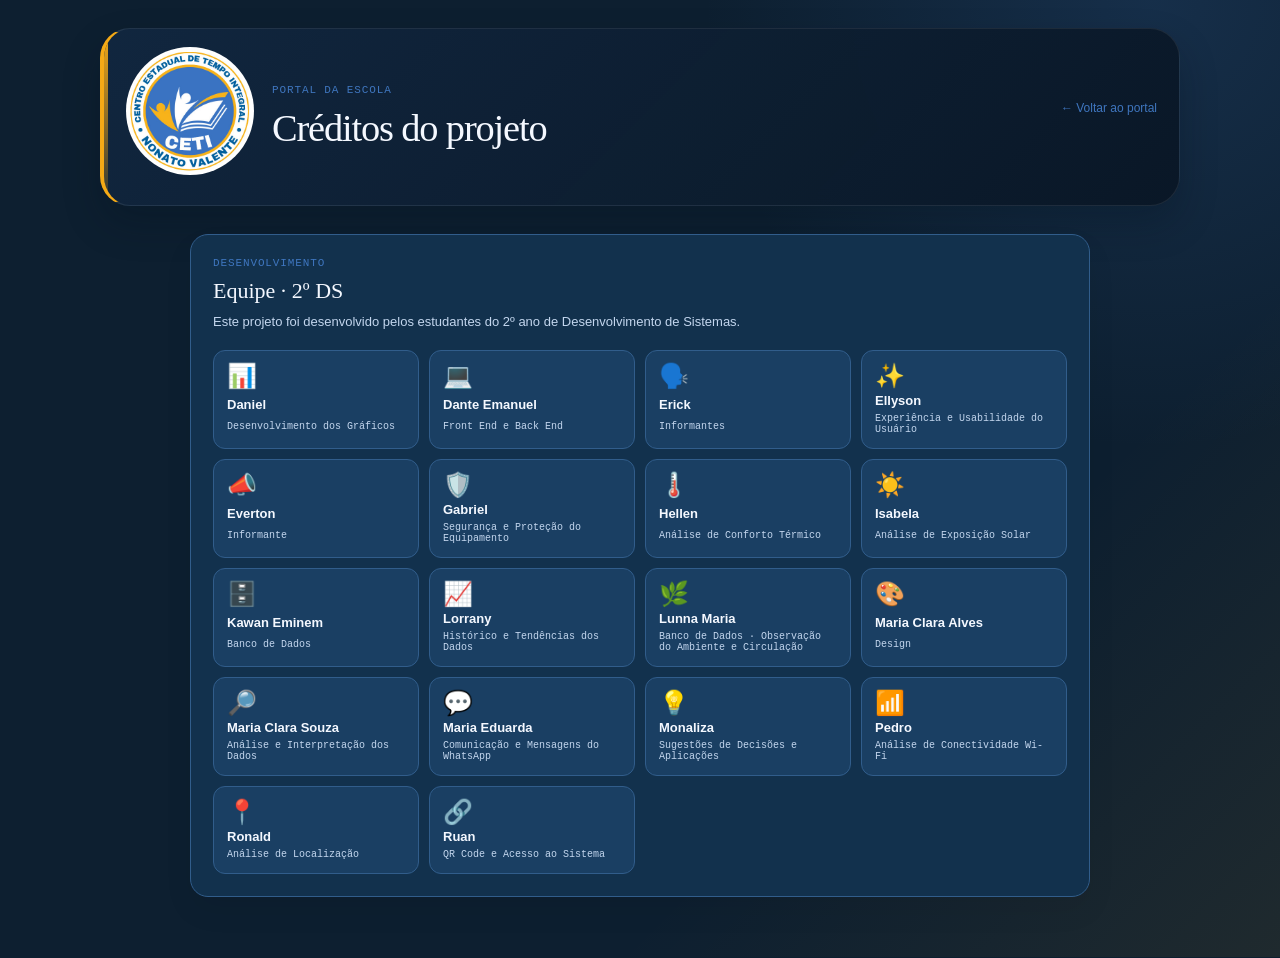
<file: creditos.html>
<!DOCTYPE html>
<html lang="pt-BR">
<head>
<meta charset="UTF-8">
<meta name="viewport" content="width=device-width, initial-scale=1.0">
<meta http-equiv="Content-Security-Policy" content="default-src 'self'; base-uri 'self'; object-src 'none'; img-src 'self' data:; style-src 'self' 'unsafe-inline' https://fonts.googleapis.com; font-src 'self' https://fonts.gstatic.com; form-action 'self';">
<title>Créditos · Portal da Escola</title>
<link rel="preconnect" href="https://fonts.googleapis.com">
<link href="https://fonts.googleapis.com/css2?family=Fraunces:opsz,wght@9..144,400;9..144,500;9..144,600&family=Inter:wght@400;500;600&family=IBM+Plex+Mono:wght@400;500&display=swap" rel="stylesheet">
<link rel="stylesheet" href="css.css">
</head>
<body>
<div class="page credits-page">
  <header>
    <div class="brand-block">
      <img class="school-logo" src="WhatsApp%20Image%202026-09-02%20at%2011.27.01.jpeg" alt="CETI Nonato Valente">
      <div class="hero-meta">
        <span class="eyebrow">Portal da escola</span>
        <h1>Créditos do projeto</h1>
      </div>
    </div>
    <div class="header-right">
      <a class="back-link" href="index.html">← Voltar ao portal</a>
    </div>
  </header>

  <main>
    <section class="credits-panel credits-page-panel" aria-labelledby="credits-title">
      <span class="eyebrow">Desenvolvimento</span>
      <h2 id="credits-title">Equipe · 2º DS</h2>
      <p class="credits-intro">Este projeto foi desenvolvido pelos estudantes do 2º ano de Desenvolvimento de Sistemas.</p>
      <div class="credits-grid">
        <div class="credit-item"><b class="credit-emoji" aria-hidden="true">📊</b><strong>Daniel</strong><span>Desenvolvimento dos Gráficos</span></div>
        <div class="credit-item"><b class="credit-emoji" aria-hidden="true">💻</b><strong>Dante Emanuel</strong><span>Front End e Back End</span></div>
        <div class="credit-item"><b class="credit-emoji" aria-hidden="true">🗣️</b><strong>Erick</strong><span>Informantes</span></div>
        <div class="credit-item"><b class="credit-emoji" aria-hidden="true">✨</b><strong>Ellyson</strong><span>Experiência e Usabilidade do Usuário</span></div>
        <div class="credit-item"><b class="credit-emoji" aria-hidden="true">📣</b><strong>Everton</strong><span>Informante</span></div>
        <div class="credit-item"><b class="credit-emoji" aria-hidden="true">🛡️</b><strong>Gabriel</strong><span>Segurança e Proteção do Equipamento</span></div>
        <div class="credit-item"><b class="credit-emoji" aria-hidden="true">🌡️</b><strong>Hellen</strong><span>Análise de Conforto Térmico</span></div>
        <div class="credit-item"><b class="credit-emoji" aria-hidden="true">☀️</b><strong>Isabela</strong><span>Análise de Exposição Solar</span></div>
        <div class="credit-item"><b class="credit-emoji" aria-hidden="true">🗄️</b><strong>Kawan Eminem</strong><span>Banco de Dados</span></div>
        <div class="credit-item"><b class="credit-emoji" aria-hidden="true">📈</b><strong>Lorrany</strong><span>Histórico e Tendências dos Dados</span></div>
        <div class="credit-item"><b class="credit-emoji" aria-hidden="true">🌿</b><strong>Lunna Maria</strong><span>Banco de Dados · Observação do Ambiente e Circulação</span></div>
        <div class="credit-item"><b class="credit-emoji" aria-hidden="true">🎨</b><strong>Maria Clara Alves</strong><span>Design</span></div>
        <div class="credit-item"><b class="credit-emoji" aria-hidden="true">🔎</b><strong>Maria Clara Souza</strong><span>Análise e Interpretação dos Dados</span></div>
        <div class="credit-item"><b class="credit-emoji" aria-hidden="true">💬</b><strong>Maria Eduarda</strong><span>Comunicação e Mensagens do WhatsApp</span></div>
        <div class="credit-item"><b class="credit-emoji" aria-hidden="true">💡</b><strong>Monaliza</strong><span>Sugestões de Decisões e Aplicações</span></div>
        <div class="credit-item"><b class="credit-emoji" aria-hidden="true">📶</b><strong>Pedro</strong><span>Análise de Conectividade Wi-Fi</span></div>
        <div class="credit-item"><b class="credit-emoji" aria-hidden="true">📍</b><strong>Ronald</strong><span>Análise de Localização</span></div>
        <div class="credit-item"><b class="credit-emoji" aria-hidden="true">🔗</b><strong>Ruan</strong><span>QR Code e Acesso ao Sistema</span></div>
      </div>
    </section>
  </main>
</div>
</body>
</html>
</file>
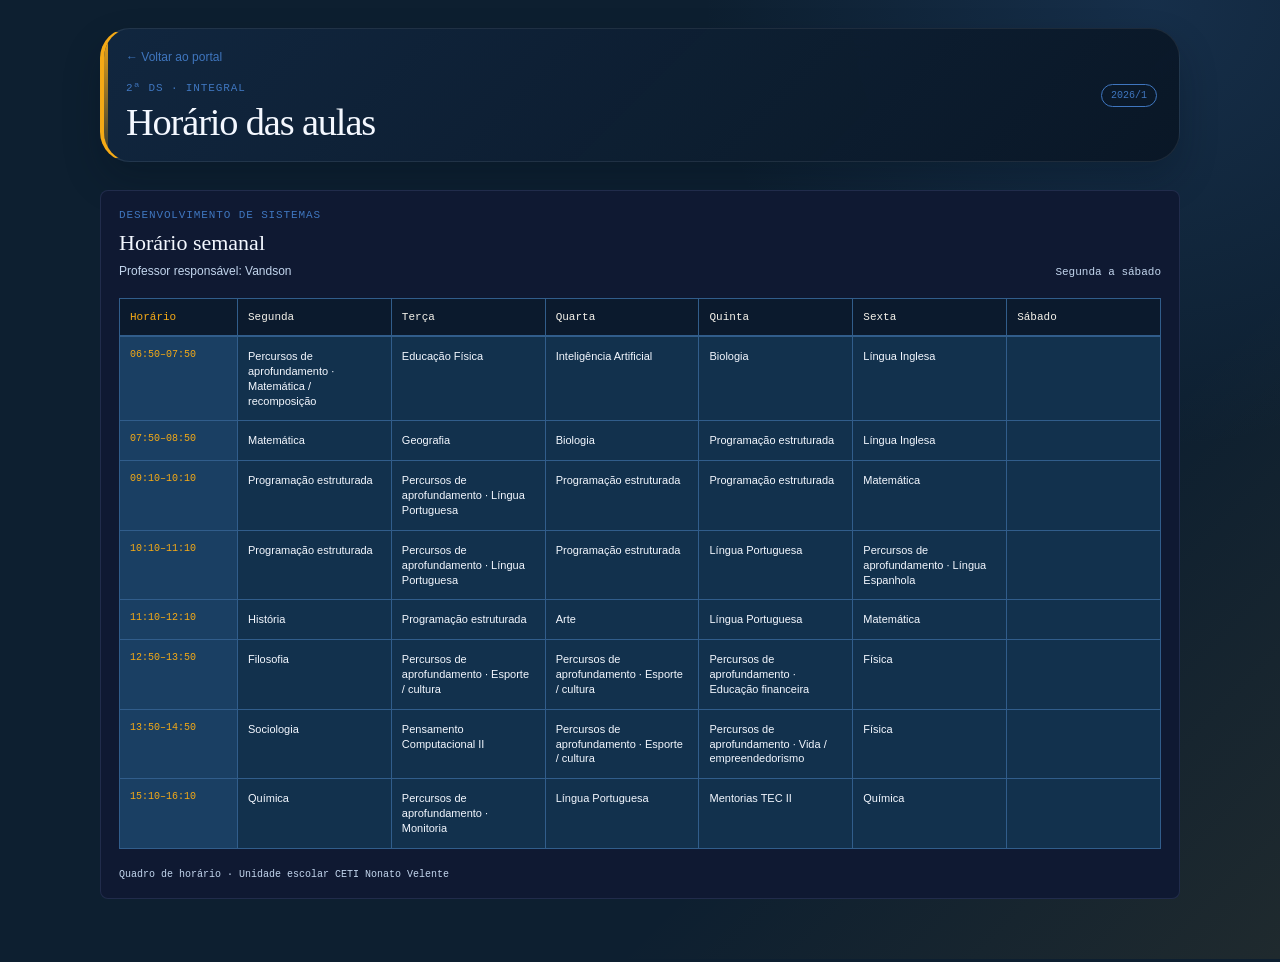
<file: horario-ds.html>
<!DOCTYPE html>
<html lang="pt-BR">
<head>
<meta charset="UTF-8">
<meta name="viewport" content="width=device-width, initial-scale=1.0">
<meta http-equiv="Content-Security-Policy" content="default-src 'self'; base-uri 'self'; object-src 'none'; script-src 'self'; connect-src 'self'; img-src 'self' data:; style-src 'self' 'unsafe-inline' https://fonts.googleapis.com; font-src 'self' https://fonts.gstatic.com; form-action 'self';">
<title>Horários · Portal da Escola</title>
<link rel="preconnect" href="https://fonts.googleapis.com">
<link href="https://fonts.googleapis.com/css2?family=Fraunces:opsz,wght@9..144,400;9..144,500&family=Inter:wght@400;500;600&family=IBM+Plex+Mono:wght@400;500&display=swap" rel="stylesheet">
<link rel="stylesheet" href="css.css">
</head>
<body>
<div class="page schedule-page">
  <header>
    <div><a class="back-link" href="index.html">← Voltar ao portal</a><span class="eyebrow" id="scheduleClassType">Horários das turmas</span><h1>Horário das aulas</h1></div>
    <span class="status-pill">2026/1</span>
  </header>
  <main>
    <section class="portal-section schedule-section">
      <div class="section-heading"><div><span class="eyebrow" id="scheduleSchool">CETI Nonato Valente</span><h2 id="scheduleTitle">Horário semanal</h2><span class="schedule-teacher" id="scheduleTeacher"></span></div><span class="date-label">Segunda a sábado</span></div>
      <div class="schedule-scroll">
        <table class="schedule-table"><caption id="scheduleCaption">Horário semanal da turma</caption><thead><tr><th scope="col">Horário</th><th scope="col">Segunda</th><th scope="col">Terça</th><th scope="col">Quarta</th><th scope="col">Quinta</th><th scope="col">Sexta</th><th scope="col">Sábado</th></tr></thead><tbody id="scheduleBody"></tbody></table>
      </div>
      <p class="schedule-note">Quadro de horário · Unidade escolar CETI Nonato Velente</p>
    </section>
  </main>
</div>
<script type="module" src="horarios.js"></script>
</body>
</html>
</file>
<file: css.css>
.school-logo{ width: 128px; height: 128px; object-fit: contain; display: block; margin-bottom: 12px; border-radius: 50%; }
:root{
	--bg: #0d1f30;
	--bg-panel: #12314d;
	--bg-panel-2: #1a3f63;
	--border: #315d8b;
	--text: #f4f8ff;
	--text-muted: #c3d6ee;
	--accent-temp: #d9473f;
	--accent-brand: #f5aa16;
	--accent-humid: #3f76bf;
	--accent-ink: #0b1a2d;
	--chart-temp: #e02424;
	--danger: #d65f5f;
	--danger-bg: #3b2435;
	--radius-sm: 12px;
	--radius-md: 18px;
	--radius-lg: 24px;
	--shadow-soft: 0 14px 30px rgba(4, 15, 27, 0.22);
}

[data-theme="light"] {
	--bg: #fafafa;
	--bg-panel: #ffffff;
	--bg-panel-2: #f5f5f5;
	--border: #e0e0e0;
	--text: #1a1a1a;
	--text-muted: #666666;
	--accent-ink: #20312d;
	--danger-bg: #fde8e8;
}

[data-theme="light"] body{
	background-image: radial-gradient(circle at 90% 0%, rgba(63,118,191,.08), transparent 30%), linear-gradient(135deg, transparent 0 70%, rgba(245,170,22,.05));
}

[data-theme="light"] header{
	background: linear-gradient(135deg, #ffffff, #f3f6fa);
	border-color: var(--border);
	box-shadow: 0 18px 36px rgba(40, 55, 70, 0.14);
}

[data-theme="light"] .school-nav{
	background: rgba(255, 255, 255, 0.94);
	border-color: var(--border);
}

[data-theme="light"] .now-panel{
	background: linear-gradient(135deg, #ffffff, #f3f6fa);
	color: var(--text);
	border-color: var(--border);
	box-shadow: 0 18px 38px rgba(40, 55, 70, 0.12);
}

[data-theme="light"] .now-panel .eyebrow,
[data-theme="light"] .now-class,
[data-theme="light"] .now-panel .muted{
	color: var(--text-muted);
}

[data-theme="light"] .portal-section#avisos,
[data-theme="light"] .class-card,
[data-theme="light"] .notice{
	background: var(--bg-panel);
	border-color: var(--border);
}

[data-theme="light"] .climate-section .panel{
	background: var(--bg-panel);
	border-color: var(--border);
	box-shadow: 0 18px 30px rgba(40, 55, 70, 0.10);
}

[data-theme="light"] .chart-tooltip{
	background: #ffffff;
	color: var(--text);
}

[data-theme="light"] .admin-page header,
[data-theme="light"] .admin-page .portal-section,
[data-theme="light"] .admin-page .admin-form{
	background: var(--bg-panel);
	border-color: var(--border);
	color: var(--text);
}

[data-theme="light"] .admin-page header{
	background: linear-gradient(135deg, #ffffff, #f3f6fa);
}

[data-theme="light"] .admin-page .admin-form input,
[data-theme="light"] .admin-page .admin-form select,
[data-theme="light"] .admin-page .admin-form textarea,
[data-theme="light"] .admin-page .admin-login input,
[data-theme="light"] .admin-page .menu-day,
[data-theme="light"] .admin-page .admin-event-item{
	background: #ffffff;
	border-color: var(--border);
	color: var(--text);
}

[data-theme="light"] .admin-page .action-button{
	color: #ffffff;
	background: var(--accent-humid);
}

[data-theme="light"] .admin-page .action-button:hover{
	background: var(--accent-ink);
}

*{ box-sizing: border-box; }
html{ scroll-behavior: smooth; }

.page-loader{
	position: fixed;
	inset: 0;
	z-index: 20;
	display: grid;
	place-items: center;
	align-content: center;
	gap: 14px;
	background: var(--bg);
	color: var(--text-muted);
	font: 11px 'IBM Plex Mono', monospace;
	letter-spacing: .08em;
	text-transform: uppercase;
	transition: opacity .35s ease, visibility .35s ease;
}

.page-loader.is-hidden{ opacity: 0; visibility: hidden; pointer-events: none; }
.loader-mark{ width: 82px; height: 82px; overflow: hidden; border-radius: 50%; animation: loaderPulse 1.4s ease-in-out infinite; }
.loader-mark img{ display: block; width: 100%; height: 100%; object-fit: cover; }
.page-loader i{ width: 34px; height: 3px; overflow: hidden; border-radius: 99px; background: var(--bg-panel-2); }
.page-loader i::after{ content: ''; display: block; width: 45%; height: 100%; border-radius: inherit; background: var(--accent-brand); animation: loaderProgress 1s ease-in-out infinite; }
@keyframes loaderPulse{ 0%, 100%{ transform: scale(.96); opacity: .82; } 50%{ transform: scale(1); opacity: 1; } }
@keyframes loaderProgress{ from{ transform: translateX(-110%); } to{ transform: translateX(245%); } }

body{
	margin: 0;
	background: var(--bg);
	color: var(--text);
	font-family: 'Inter', sans-serif;
	padding: 28px 20px 60px;
	overflow-x: hidden;
	transition: background-color 0.3s ease, color 0.3s ease;
	background-image: radial-gradient(circle at 90% 0%, rgba(63,118,191,.18), transparent 30%), linear-gradient(135deg, transparent 0 70%, rgba(245,170,22,.08));
	min-height: 100vh;
}

.page{
	max-width: 1080px;
	margin: 0 auto;
}

header{
	display: flex;
	justify-content: space-between;
	align-items: center;
	flex-wrap: wrap;
	gap: 16px;
	margin-bottom: 28px;
	padding: 18px 22px 18px;
	border: 1px solid rgba(255,255,255,0.08);
	border-radius: 30px;
	background: linear-gradient(135deg, rgba(17, 39, 63, 0.98), rgba(10, 23, 38, 0.96));
	backdrop-filter: blur(14px);
	box-shadow: 0 18px 36px rgba(4, 15, 27, 0.25);
	position: relative;
	overflow: hidden;
	border-left: 4px solid var(--accent-brand);
}

header::before{
	content: "";
	position: absolute;
	inset: 0 auto 0 0;
	width: 4px;
	background: linear-gradient(180deg, var(--accent-brand), rgba(245,170,22,0.12));
	border-radius: 30px;
}

.brand-block{
	display: flex;
	align-items: center;
	gap: 18px;
	position: relative;
	z-index: 1;
}

.hero-meta{
	display: grid;
	gap: 4px;
}

h1{
	font-family: 'Fraunces', serif;
	font-optical-sizing: auto;
	font-weight: 500;
	font-size: clamp(28px, 3vw, 42px);
	color: var(--text);
	margin: 0;
	letter-spacing: -0.03em;
	line-height: 1.08;
	max-width: 620px;
}

h2, h3, p{ line-height: 1.3; }
button, input, a{ font: inherit; }
button:focus-visible, a:focus-visible, input:focus-visible{
	outline: 2px solid var(--accent-brand);
	outline-offset: 3px;
}

.back-link{ display: inline-block; color: var(--accent-humid); font-size: 12px; text-decoration: none; margin-bottom: 18px; }
.back-link:hover{ color: var(--accent-brand); }
.admin-page main{ max-width: 100%; }
.admin-login{ max-width: 460px; margin: 40px auto; }
.admin-login h2{ margin: 8px 0 20px; font-family: 'Fraunces', serif; font-weight: 500; }
.admin-login form{ display: grid; gap: 14px; }
.admin-login label{ display: grid; gap: 7px; color: var(--text-muted); font-size: 12px; }
.admin-login input{ width: 100%; padding: 10px; color: var(--text); background: var(--bg-panel); border: 1px solid var(--border); border-radius: 3px; font: 13px 'Inter', sans-serif; }
.admin-login.login-error{ border-color: var(--danger); animation: loginShake .12s ease-in-out 0s 6; }
.admin-login.login-error-input{ border-color: var(--danger); background: var(--danger-bg); box-shadow: 0 0 0 2px rgba(198,80,67,.18); }
@keyframes loginShake{
	0%, 100%{ transform: translateX(0); }
	25%{ transform: translateX(-8px); }
	75%{ transform: translateX(8px); }
}

.eyebrow{
	display: block;
	font-family: 'IBM Plex Mono', monospace;
	font-size: 11px;
	letter-spacing: .08em;
	text-transform: uppercase;
	color: var(--accent-humid);
	margin-bottom: 8px;
}

.school-nav{
	display: flex;
	gap: 10px;
	overflow-x: auto;
	margin-bottom: 28px;
	padding: 10px;
	border: 1px solid var(--border);
	border-radius: var(--radius-md);
	position: sticky;
	top: 12px;
	z-index: 2;
	background: rgba(11, 26, 45, 0.88);
	backdrop-filter: blur(12px);
	box-shadow: 0 12px 24px rgba(0, 0, 0, 0.12);
	border-color: rgba(255,255,255,0.08);
}

.school-nav a, .text-link{
	color: var(--text-muted);
	font-size: 13px;
	font-weight: 600;
	text-decoration: none;
	white-space: nowrap;
	transition: all .2s ease;
}

.school-nav a{
	padding: 10px 14px;
	border-radius: 10px;
	border: 1px solid transparent;
	display: inline-flex;
	align-items: center;
	justify-content: center;
	min-height: 40px;
}

.school-nav a:hover, .text-link{ color: #dfeeff; }
.school-nav a:hover{ background: rgba(63,118,191,.12); border-color: rgba(63,118,191,.35); }
.school-nav a.active{
	color: #fff;
	border-color: rgba(245,170,22,.7);
	background: linear-gradient(180deg, rgba(245,170,22,.22), rgba(63,118,191,.18));
	box-shadow: inset 0 1px 0 rgba(255,255,255,.08), 0 6px 18px rgba(245,170,22,.12);
}

main{ display: grid; gap: 22px; }
.page > header{ animation: pageReveal .6s ease both; }
.page > .school-nav{ animation: pageReveal .6s ease .08s both; }
.page > main > *{ animation: pageReveal .6s ease .16s both; }
.welcome-grid > *{ animation: pageReveal .6s ease .24s both; }
.welcome-grid > :nth-child(2){ animation-delay: .32s; }
.class-grid > .class-card{ animation: pageReveal .5s ease both; }
.class-grid > .class-card:nth-child(2){ animation-delay: .06s; }
.class-grid > .class-card:nth-child(3){ animation-delay: .12s; }
.class-grid > .class-card:nth-child(4){ animation-delay: .18s; }
.class-grid > .class-card:nth-child(5){ animation-delay: .24s; }
.class-grid > .class-card:nth-child(6){ animation-delay: .30s; }
.class-grid > .class-card:nth-child(7){ animation-delay: .36s; }
.class-grid > .class-card:nth-child(8){ animation-delay: .42s; }
.class-grid > .class-card:nth-child(9){ animation-delay: .48s; }
.gauges > .gauge-card{ animation: pageReveal .5s ease both; }
.gauges > .gauge-card:nth-child(2){ animation-delay: .08s; }
.gauges > .gauge-card:nth-child(3){ animation-delay: .16s; }
.welcome-grid{ display: grid; grid-template-columns: 1.25fr .75fr; gap: 16px; }
.now-panel, .lunch-status, .portal-section{
	background: var(--bg-panel);
	border: 1px solid var(--border);
	border-radius: var(--radius-md);
}
.now-panel, .lunch-status{ padding: 26px; }
.now-panel{
	background: linear-gradient(135deg, rgba(16, 39, 58, 0.96), rgba(11, 26, 45, 0.96));
	color: #f6f3eb;
	border-color: rgba(245,170,22,.3);
	box-shadow: 0 18px 38px rgba(8, 19, 28, 0.24);
	min-height: 220px;
}
.now-panel .eyebrow{ color: #c7d9f0; }
.now-panel h2, .lunch-status h2{ margin: 0; font-family: 'Fraunces', serif; font-size: 25px; font-weight: 500; }
.now-class{ color: #d9e8f7; margin: 8px 0 20px; }
.now-class span{ color: #b9cde6; }
.countdown{ font-family: 'IBM Plex Mono', monospace; font-size: clamp(30px, 5vw, 48px); letter-spacing: .04em; color: var(--accent-brand); }
.muted{ color: var(--text-muted); font-size: 12px; }
.now-panel .muted{ color: #d5e6fb; }
.section-heading{ display: flex; justify-content: space-between; align-items: flex-end; gap: 16px; }
.section-heading h2{ margin: 0; font-family: 'Fraunces', serif; font-size: 22px; font-weight: 500; }
.status-pill{ border: 1px solid var(--accent-humid); color: var(--accent-humid); border-radius: 99px; padding: 5px 9px; font: 10px 'IBM Plex Mono', monospace; text-transform: uppercase; white-space: nowrap; }
.lunch-status h2{ margin-top: 22px; font-size: 22px; }
.lunch-meter{ height: 8px; background: var(--bg-panel-2); margin-top: 24px; overflow: hidden; }
.lunch-meter span{ display: block; height: 100%; background: var(--accent-humid); }
.meter-label{ color: var(--text-muted); font: 11px 'IBM Plex Mono', monospace; margin: 8px 0 0; }
.portal-section{ padding: 24px; }
.portal-section{ box-shadow: 0 14px 30px rgba(0,0,0,.06); }
.portal-section, .welcome-grid > *{ min-width: 0; }
.portal-section > .section-heading{ margin-bottom: 20px; }
.portal-section#avisos{ background: linear-gradient(180deg, rgba(255,255,255,.01), rgba(255,255,255,.02)); }
.date-label{ color: var(--text-muted); font: 11px 'IBM Plex Mono', monospace; }
.school-today-grid{
  display: grid;
  grid-template-columns: repeat(3, minmax(0, 1fr));
  gap: 16px;
}
.today-card{
  display: flex;
  flex-direction: column;
  justify-content: space-between;
  gap: 10px;
  padding: 18px 18px 16px;
  border: 1px solid var(--border);
  border-radius: var(--radius-md);
  background: linear-gradient(180deg, rgba(255,255,255,.012), var(--bg-panel-2));
  min-height: 134px;
  position: relative;
  overflow: hidden;
  transition: transform .22s ease, border-color .22s ease, box-shadow .22s ease;
}
.today-card::before{
  content: "";
  position: absolute;
  inset: 0 auto auto 0;
  width: 100%;
  height: 3px;
  background: linear-gradient(90deg, var(--accent-brand), transparent 80%);
}
.today-card:hover{
  transform: translateY(-3px);
  border-color: rgba(245,170,22,.72);
  box-shadow: 0 12px 21px rgba(17,25,23,.1);
}
.today-card.urgent{
  border-color: rgba(198,80,67,.5);
  background: linear-gradient(180deg, rgba(198,80,67,.09), var(--bg-panel-2));
}
.today-label{
  color: var(--text-muted);
  font: 10px 'IBM Plex Mono', monospace;
  text-transform: uppercase;
  letter-spacing: .06em;
}
.today-card strong{
  font-family: 'Fraunces', serif;
  font-size: 18px;
  font-weight: 500;
  line-height: 1.3;
}
.today-card small{
  color: var(--text-muted);
  font-size: 11px;
  line-height: 1.5;
}
.timeline-tools{ display: flex; align-items: center; gap: 12px; }
.timeline-next{ display: grid; place-items: center; width: 30px; height: 30px; border: 1px solid var(--border); border-radius: 50%; color: var(--text); background: transparent; font-size: 24px; line-height: 1; cursor: pointer; transition: border-color .2s ease, color .2s ease, background-color .2s ease; }
.timeline-next:hover{ border-color: var(--accent-brand); color: var(--accent-brand); background: var(--bg-panel-2); }
.schedule-teacher{ display: block; margin-top: 6px; color: var(--text-muted); font-size: 12px; }
.portal-section#aulas{ padding-top: 18px; padding-bottom: 18px; }
.timeline{ display: flex; width: 100%; max-width: 100%; min-width: 0; gap: 14px; overflow-x: auto; padding: 2px 2px 8px; scroll-behavior: smooth; scrollbar-width: thin; scrollbar-color: var(--border) transparent; }
.timeline-item{ flex: 0 0 148px; border-top: 1px solid color-mix(in srgb, var(--border) 70%, transparent); padding-top: 6px; animation: timelineReveal .55s ease both; }
.timeline-item:nth-child(2){ animation-delay: .08s; }
.timeline-item:nth-child(3){ animation-delay: .16s; }
.timeline-item:nth-child(4){ animation-delay: .24s; }
.timeline-item:nth-child(5){ animation-delay: .32s; }
.timeline-item:nth-child(6){ animation-delay: .40s; }
.timeline-item:nth-child(7){ animation-delay: .48s; }
.timeline-item:nth-child(8){ animation-delay: .56s; }
.timeline-item:nth-child(9){ animation-delay: .64s; }
.timeline-item:nth-child(10){ animation-delay: .72s; }
.timeline-item:nth-child(11){ animation-delay: .80s; }
.timeline-item.current{ border-color: var(--accent-brand); animation: timelineReveal .55s ease both; }
.timeline-item.done{ opacity: .5; }
.time{ display: block; color: var(--text-muted); font: 10px 'IBM Plex Mono', monospace; margin-bottom: 4px; }
.timeline-item strong{ display: block; font-size: 12px; font-weight: 500; }
.timeline-item small{ display: block; color: var(--text-muted); font-size: 10px; margin-top: 4px; }

@keyframes timelineReveal {
	from { opacity: 0; transform: translateY(8px); }
	to { opacity: 1; transform: translateY(0); }
}

@keyframes pageReveal {
	from { opacity: 0; transform: translateY(14px); }
	to { opacity: 1; transform: translateY(0); }
}

.notice-list{ display: grid; gap: 12px; }
.notice-list:empty{ display: none; }
.notice{ display: flex; align-items: flex-start; gap: 14px; padding: 18px 18px 16px; background: linear-gradient(180deg, rgba(255,255,255,.03), rgba(255,255,255,.01)); border: 1px solid rgba(255,255,255,0.04); border-left: 4px solid var(--accent-humid); border-radius: 18px; box-shadow: inset 0 1px 0 rgba(255,255,255,.02), 0 10px 20px rgba(0,0,0,.03); }
.notice.urgent{ border-left-color: var(--danger); background: linear-gradient(180deg, rgba(198,80,67,.09), rgba(255,255,255,.01)); }
.notice-mark{ display: grid; place-items: center; width: 22px; height: 22px; border: 1px solid currentColor; border-radius: 50%; color: var(--accent-humid); font: 12px 'IBM Plex Mono', monospace; flex: 0 0 auto; }
.urgent .notice-mark{ color: var(--danger); }
.notice strong{ font-size: 14px; letter-spacing: -.01em; }
.notice p{ margin: 4px 0 0; color: var(--text-muted); font-size: 12px; }
.notice-date{ margin-left: auto; color: var(--text-muted); font: 10px 'IBM Plex Mono', monospace; white-space: nowrap; text-transform: uppercase; letter-spacing: .08em; }

.class-grid{ display: grid; grid-template-columns: repeat(3, minmax(0, 1fr)); gap: 14px; }
.class-card{ position: relative; display: flex; flex-direction: column; gap: 12px; padding: 18px; border: 1px solid rgba(255,255,255,.04); border-radius: 18px; background: linear-gradient(180deg, rgba(255,255,255,.025), rgba(255,255,255,.008)); transition: transform .22s ease, border-color .22s ease, box-shadow .22s ease; overflow: hidden; }
.class-card::before{ content: ""; position: absolute; inset: 0 auto auto 0; width: 100%; height: 3px; background: linear-gradient(90deg, var(--accent-humid), transparent 80%); }
.class-card:hover{ transform: translateY(-2px); border-color: rgba(55,143,131,.7); box-shadow: 0 12px 24px rgba(0,0,0,.08); }
.class-year{ display: inline-flex; align-self: flex-start; padding: 5px 8px; border: 1px solid rgba(55,143,131,.35); border-radius: 999px; background: rgba(55,143,131,.08); color: var(--accent-humid); font: 10px 'IBM Plex Mono', monospace; text-transform: uppercase; letter-spacing: .08em; }
.class-card h3{ margin: 0; font: 20px 'Fraunces', serif; font-weight: 500; }
.class-card p{ margin: 0; color: var(--text-muted); font-size: 11px; line-height: 1.6; }
.class-profile-list{ margin: 0; padding-left: 18px; color: var(--text-muted); font-size: 11px; line-height: 1.6; }
.class-card a{ display: inline-flex; align-items: center; align-self: flex-start; margin-top: auto; padding: 8px 12px; border-radius: 999px; background: rgba(55,143,131,.08); color: var(--accent-humid); font-size: 12px; text-decoration: none; border: 1px solid rgba(55,143,131,.22); }
.class-card a span{ padding-left: 5px; }
.featured-class{ border-color: rgba(55,143,131,.7); background: linear-gradient(145deg, rgba(55,143,131,.12), var(--bg-panel-2)); box-shadow: 0 12px 24px rgba(55,143,131,.10); }
.featured-class::before{ background: linear-gradient(90deg, var(--accent-brand), transparent 80%); }
.schedule-scroll{ overflow-x: auto; margin: 20px -4px 0; padding: 0 4px 6px; }
.schedule-table{ width: 100%; min-width: 920px; border-collapse: collapse; table-layout: fixed; font-size: 11px; }
.schedule-table caption{ position: absolute; width: 1px; height: 1px; overflow: hidden; clip: rect(0 0 0 0); }
.schedule-table th, .schedule-table td{ border: 1px solid var(--border); padding: 12px 10px; vertical-align: top; line-height: 1.35; }
.schedule-table thead th{ background: var(--accent-ink); color: #f6f3eb; font: 11px 'IBM Plex Mono', monospace; text-align: left; }
.schedule-table thead th:first-child{ width: 118px; color: var(--accent-brand); }
.schedule-table tbody th{ width: 118px; color: var(--accent-brand); background: var(--bg-panel-2); font: 10px 'IBM Plex Mono', monospace; text-align: left; white-space: nowrap; }
.schedule-table td{ background: var(--bg-panel); color: var(--text); }
.schedule-table tr:hover td{ background: color-mix(in srgb, var(--accent-humid) 9%, var(--bg-panel)); }
.schedule-table .break-row th, .schedule-table .break-row td{ background: var(--danger-bg); color: var(--danger); text-align: center; vertical-align: middle; padding: 7px; }
.schedule-note{ margin: 14px 0 0; color: var(--text-muted); font: 10px 'IBM Plex Mono', monospace; }
.climate-section{ background: transparent; border: 0; padding: 0; }
.climate-section > .section-heading{ padding: 2px 0 0; }
.climate-section .section-heading .muted{ font-size: 11px; }
.admin-grid{ display: grid; grid-template-columns: repeat(2, 1fr); gap: 12px; }
.admin-form{ padding: 18px; border: 1px solid var(--border); background: var(--bg-panel-2); border-radius: 4px; }
.admin-event-list{ display: grid; gap: 8px; color: var(--text-muted); font-size: 12px; }
.admin-event-item{ display: flex; align-items: center; justify-content: space-between; gap: 12px; padding: 10px; border: 1px solid var(--border); background: var(--bg-panel); }
.admin-event-item strong, .admin-event-item small{ display: block; }
.admin-event-item strong{ color: var(--text); font-size: 12px; }
.admin-event-item small{ margin-top: 4px; font-size: 10px; }
.remove-event{ border: 1px solid var(--danger); border-radius: 3px; padding: 7px 9px; color: var(--danger); background: transparent; cursor: pointer; font: 11px 'IBM Plex Mono', monospace; }
.remove-event:disabled{ cursor: wait; opacity: .6; }
.cleanup-button{ justify-self: start; }
.admin-form h3{ margin: 0 0 18px; font: 18px 'Fraunces', serif; font-weight: 500; }
.menu-day{ padding: 12px; border: 1px solid var(--border); background: var(--bg-panel); }
.menu-day label{ margin: 9px 0; }
.admin-form label{ display: grid; gap: 7px; color: var(--text-muted); font-size: 11px; margin: 12px 0; }
.admin-form label span{ display: flex; align-items: center; gap: 6px; }
.admin-form input[type="text"], .admin-form input[type="number"], .admin-form textarea{ width: 100%; padding: 9px 10px; color: var(--text); background: var(--bg-panel); border: 1px solid var(--border); border-radius: 3px; font: 12px 'Inter', sans-serif; }
.admin-form textarea{ resize: vertical; min-height: 76px; }
.admin-form label span input{ width: 76px; }
.action-button{ border: 0; border-radius: 3px; padding: 10px 13px; color: #fffdf8; background: var(--accent-humid); font: 12px 'Inter', sans-serif; cursor: pointer; }
.action-button:hover{ background: var(--accent-ink); }
.form-feedback{ display: block; min-height: 15px; color: var(--accent-humid); margin-top: 10px; font-size: 11px; }
.switch-row{ display: flex !important; grid-template-columns: 1fr auto; align-items: center; }
.switch-row input{ position: absolute; opacity: 0; }
.switch{ width: 34px; height: 19px; border-radius: 99px; background: var(--border); position: relative; cursor: pointer; }
.switch::after{ content: ''; position: absolute; width: 15px; height: 15px; top: 2px; left: 2px; border-radius: 50%; background: var(--bg-panel); transition: transform .2s ease; }
.switch-row input:checked + .switch{ background: var(--accent-humid); }
.switch-row input:checked + .switch::after{ transform: translateX(15px); }
.permission-note{ border-top: 1px solid var(--border); padding-top: 14px; color: var(--text-muted); font-size: 11px; }
.permission-note strong{ color: var(--text); }
.presentation-section{ background: var(--accent-ink); color: #f6f3eb; border-color: var(--accent-ink); box-shadow: 0 16px 36px rgba(16,32,28,.22); }
.presentation-section .eyebrow{ color: #b9d7bd; }
.presentation-section .section-heading h2{ color: #f6f3eb; }
.presentation-lead{ max-width: 630px; color: #b9c8c1; font-size: 13px; line-height: 1.6; }
.challenge-layout{ display: grid; grid-template-columns: 1.35fr .65fr; gap: 24px; align-items: start; margin-top: 26px; }
.challenge-flow{ display: grid; grid-template-columns: repeat(3, 1fr); gap: 10px; }
.flow-step{ padding: 13px; border: 1px solid #43544c; border-radius: 3px; opacity: .55; transition: opacity .3s ease, border-color .3s ease, background .3s ease; }
.flow-step.active{ opacity: 1; border-color: var(--accent-brand); background: #2a403b; }
.flow-step span{ color: var(--accent-brand); font: 11px 'IBM Plex Mono', monospace; }
.flow-step strong{ display: block; margin-top: 12px; font-size: 13px; }
.flow-step small{ display: block; color: #aebeb9; margin-top: 6px; font-size: 10px; line-height: 1.4; }
.challenge-proof{ display: grid; gap: 12px; }
.proof-status{ color: var(--accent-brand); font: 11px 'IBM Plex Mono', monospace; }
.whatsapp-preview{ display: flex; gap: 10px; padding: 13px; background: #29483b; border: 1px solid #446d58; border-radius: 3px; }
.whatsapp-icon{ display: grid; place-items: center; width: 24px; height: 24px; border-radius: 50%; background: #65bf84; color: #173126; font: 12px 'IBM Plex Mono', monospace; }
.whatsapp-preview strong{ font-size: 11px; }
.whatsapp-preview p{ color: #b9d7bd; font-size: 10px; line-height: 1.4; margin: 5px 0 0; }
.qr-link{ display: flex; align-items: center; gap: 10px; color: #b9d7bd; font-size: 11px; text-decoration: none; }
.qr-link img{ width: 74px; height: 74px; padding: 4px; background: #fff; }
.history-strip{ display: flex; align-items: center; gap: 14px; border-top: 1px solid #43544c; margin-top: 25px; padding-top: 17px; color: #b9c8c1; font: 11px 'IBM Plex Mono', monospace; }
.history-strip strong{ color: var(--accent-brand); font-weight: 400; }
.history-bars{ display: flex; align-items: end; gap: 3px; height: 20px; margin-left: auto; }
.history-bars i{ display: block; width: 5px; height: 8px; background: #65bf84; }
.history-bars i:nth-child(2){ height: 13px; }.history-bars i:nth-child(3){ height: 10px; }.history-bars i:nth-child(4){ height: 17px; }.history-bars i:nth-child(5){ height: 14px; }.history-bars i:nth-child(6){ height: 20px; }

.header-right{
	display: flex;
	gap: 12px;
	align-items: center;
}

.theme-toggle{
	background: linear-gradient(180deg, var(--bg-panel-2), var(--bg-panel));
	border: 1px solid var(--border);
	border-radius: 999px;
	padding: 10px 14px;
	color: var(--text);
	cursor: pointer;
	font-size: 16px;
	transition: all 0.3s ease;
	box-shadow: 0 8px 16px rgba(0,0,0,.08);
}

.theme-toggle:hover{
	border-color: var(--accent-brand);
	box-shadow: 0 8px 18px rgba(245, 170, 22, 0.18);
	transform: translateY(-1px);
}

.status{
	display: flex;
	align-items: center;
	gap: 8px;
	font-family: 'IBM Plex Mono', monospace;
	font-size: 12px;
	color: var(--text-muted);
}

.status .dot{
	width: 7px;
	height: 7px;
	border-radius: 50%;
	background: #4caf7d;
	box-shadow: 0 0 0 3px rgba(76,175,125,0.18);
	animation: pulse 2s infinite;
}

.status.offline .dot{
	background: var(--text-muted);
	box-shadow: none;
	animation: none;
}

@keyframes pulse {
	0%, 100% { opacity: 1; }
	50% { opacity: 0.6; }
}

/* Gauges */
.gauges{
	display: grid;
	grid-template-columns: repeat(3, 1fr);
	gap: 20px;
	margin-bottom: 20px;
}

.gauge-card{
	background: linear-gradient(180deg, rgba(255,255,255,.028), rgba(255,255,255,.01));
	border: 1px solid rgba(255,255,255,.05);
	border-radius: 24px;
	padding: 28px 20px 22px;
	display: flex;
	flex-direction: column;
	align-items: center;
	transition: all 0.3s ease;
	box-shadow: inset 0 1px 0 rgba(255,255,255,.02), 0 18px 20px rgba(0,0,0,.06);
}

.gauge-card:hover{
	border-color: rgba(217,71,63,.72);
	box-shadow: 0 12px 22px rgba(0,0,0,.10), inset 0 1px 0 rgba(255,255,255,.02);
}

.gauge-card .label{
	font-size: 13px;
	color: var(--text-muted);
	margin-bottom: 18px;
}

.gauge-svg{ width: 168px; height: 168px; }

.gauge-ring-bg{ fill: none; stroke: var(--bg-panel-2); stroke-width: 10; }
.gauge-ring-fg{ fill: none; stroke-width: 10; stroke-linecap: round; transition: stroke 0.4s ease, stroke-dashoffset 0.6s ease; }

.gauge-reading{
	font-family: 'IBM Plex Mono', monospace;
	font-weight: 500;
}
.gauge-reading .num{ font-size: 30px; }
.gauge-reading .unit{ font-size: 15px; color: var(--text-muted); }

.gauge-sub{
	margin-top: 10px;
	font-size: 12px;
	color: var(--text-muted);
	text-transform: capitalize;
}

.wind-card{ justify-content: center; min-height: 292px; }
.wind-icon{ display: grid; place-items: center; width: 92px; height: 92px; margin: 10px 0 14px; border: 9px solid var(--bg-panel-2); border-radius: 50%; color: var(--accent-humid); font-size: 44px; line-height: 1; }

/* Alert */
.alerta-umidade{
	display: none;
	background: var(--danger-bg);
	border: 1px solid var(--danger);
	color: #f4c9c9;
	padding: 14px 16px;
	border-radius: 4px;
	font-size: 14px;
	font-weight: 600;
	margin-bottom: 20px;
	animation: slideDown 0.3s ease;
}

.alerta-umidade.visivel{ display: block; }

@keyframes slideDown {
	from { opacity: 0; transform: translateY(-10px); }
	to { opacity: 1; transform: translateY(0); }
}

@keyframes blink {
	0%, 100% { opacity: 1; }
	50% { opacity: 0.5; }
}

/* Chart panel */
.panel{
	background: var(--bg-panel);
	border: 1px solid var(--border);
	border-radius: var(--radius-md);
	padding: 22px 20px 12px;
}

.climate-section .panel{
	border-radius: 26px;
	padding: 24px 22px 18px;
	background: linear-gradient(180deg, rgba(26, 36, 34, 0.96), rgba(15, 22, 20, 0.9));
	border-color: rgba(255,255,255,0.04);
	box-shadow: 0 18px 30px rgba(0,0,0,.14), inset 0 1px 0 rgba(255,255,255,.02);
}

.climate-section .panel h2{ font-size: 21px; }
.chart-heading{ display: flex; justify-content: space-between; align-items: center; }
.live-badge{ display: inline-flex; align-items: center; gap: 6px; border: 1px solid var(--border); border-radius: 999px; padding: 8px 12px; color: var(--text); background: var(--bg-panel-2); font: 11px 'IBM Plex Mono', monospace; text-transform: uppercase; }
.live-badge i{ width: 7px; height: 7px; border-radius: 50%; background: var(--accent-temp); box-shadow: 0 0 0 3px color-mix(in srgb, var(--accent-temp) 18%, transparent); }
.chart-legend{ display: flex; justify-content: center; gap: 24px; margin: 4px 0 2px; color: var(--text); font-size: 13px; font-weight: 600; }
.chart-legend span{ display: inline-flex; align-items: center; gap: 7px; }
.chart-legend i{ width: 10px; height: 10px; border-radius: 50%; display: inline-block; }
.temperature-key i{ background: var(--chart-temp); }
.humidity-key i{ background: #3f76bf; }

.panel h2{
	font-family: 'Fraunces', serif;
	font-weight: 500;
	font-size: 17px;
	margin: 0 0 16px;
}

.chart-wrap{ position: relative; height: 390px; min-height: 280px; }
.chart-wrap canvas{ display: block; width: 100% !important; height: 100% !important; }
.chart-empty{ position: absolute; inset: 0; display: grid; place-items: center; color: var(--text-muted); font: 12px 'IBM Plex Mono', monospace; text-align: center; pointer-events: none; }
.chart-empty[hidden]{ display: none; }
.chart-tooltip{ position: absolute; display: none; pointer-events: none; z-index: 3; padding: 8px 10px; border: 1px solid var(--accent-temp); border-radius: 3px; background: var(--accent-ink); color: #f6f3eb; font: 11px 'IBM Plex Mono', monospace; white-space: nowrap; box-shadow: 0 5px 14px rgba(0,0,0,.2); }
.map-panel{ margin-top: 18px; padding: 10px 12px; border: 0; background: transparent; }
.map-mini-header{ display: flex; align-items: center; justify-content: space-between; gap: 8px; margin-bottom: 6px; }
.map-mini-header h2{ margin: 0; font-size: 14px; }
.hot-cities{ display: grid; gap: 6px; padding: 0; background: transparent; }
.hot-cities h3{ margin: 0; font: 15px 'Fraunces', serif; font-weight: 500; white-space: nowrap; }
.map-status{ margin: 0; color: var(--text-muted); font-size: 10px; white-space: nowrap; }
.hot-cities ol{ display: grid; grid-template-columns: repeat(3, minmax(0, 1fr)); gap: 6px; min-width: 0; margin: 0; padding: 0; list-style: none; }
.hot-city-item{ display: flex; align-items: center; gap: 6px; min-width: 0; padding: 7px 8px; border: 0; border-radius: 6px; background: rgba(255,255,255,.02); }
.city-rank{ display: grid; place-items: center; width: 22px; height: 22px; border-radius: 50%; background: rgba(255,255,255,.04); color: var(--text-muted); font: 700 9px 'IBM Plex Mono', monospace; }
.hot-city-main{ display: grid; min-width: 0; }
.hot-city-name{ color: var(--text); font-size: 10px; font-weight: 600; white-space: nowrap; overflow: hidden; text-overflow: ellipsis; }
.hot-city-temp{ display: block; margin-top: 1px; color: var(--accent-temp); font: 10px 'IBM Plex Mono', monospace; }
.map-location-marker{ width: 16px; height: 16px; border: 3px solid #fff; border-radius: 50%; background: var(--accent-humid); box-shadow: 0 0 0 5px rgba(55,143,131,.25); }

.credits-panel{
	margin-top: 18px;
	padding: 22px;
	border: 1px solid var(--border);
	border-radius: var(--radius-md);
	background: var(--bg-panel);
	box-shadow: 0 14px 30px rgba(0,0,0,.06);
}
.credits-panel .section-heading{ margin-bottom: 16px; }
.credits-panel h2{ margin: 0; font-family: 'Fraunces', serif; font-size: 22px; font-weight: 500; }
.credits-intro{ margin: 8px 0 20px; color: var(--text-muted); font-size: 13px; }
.credits-grid{ display: grid; grid-template-columns: repeat(4, minmax(0, 1fr)); gap: 10px; }
.credit-item{ display: grid; gap: 5px; padding: 13px; border: 1px solid var(--border); border-radius: var(--radius-sm); background: var(--bg-panel-2); }
.credit-emoji{ font-size: 24px; line-height: 1; }
.credit-item strong{ color: var(--text); font-size: 13px; }
.credit-item span{ color: var(--text-muted); font: 10px 'IBM Plex Mono', monospace; }
.credits-link{ color: var(--accent-humid); text-decoration: none; }
.credits-link:hover{ color: var(--accent-brand); }
.credits-page-panel{ max-width: 900px; margin: 0 auto; }

footer{
	margin-top: 20px;
	display: flex;
	justify-content: space-between;
	font-family: 'IBM Plex Mono', monospace;
	font-size: 11px;
	color: var(--text-muted);
}

.demo-badge{
	display: inline-block;
	font-family: 'IBM Plex Mono', monospace;
	font-size: 11px;
	font-weight: 500;
	color: var(--accent-humid);
	border: 1px solid var(--accent-humid);
	border-radius: 3px;
	padding: 2px 8px;
	vertical-align: middle;
	margin-left: 10px;
}

.demo-controls{
	display: flex;
	align-items: center;
	gap: 10px;
	flex-wrap: wrap;
	font-size: 13px;
	color: var(--text-muted);
	background: var(--bg-panel);
	border: 1px dashed var(--border);
	border-radius: 4px;
	padding: 10px 14px;
	margin-bottom: 20px;
}

.demo-controls button{
	font-family: 'Inter', sans-serif;
	font-size: 13px;
	color: var(--text);
	background: var(--bg-panel-2);
	border: 1px solid var(--border);
	border-radius: 4px;
	padding: 6px 12px;
	cursor: pointer;
	transition: all 0.2s ease;
}

.demo-controls button:hover{ 
	border-color: var(--accent-humid);
	background: var(--border);
}

.demo-controls button:focus-visible{ 
	outline: 2px solid var(--accent-humid); 
	outline-offset: 2px; 
}

.demo-controls button:active{
	transform: scale(0.98);
}

@media (min-width: 521px){
	.gauge-card, .class-card, .admin-form, .notice{ transition: transform .2s ease, border-color .2s ease, box-shadow .2s ease; }
	.gauge-card:hover, .class-card:hover, .admin-form:hover{ transform: translateY(-2px); border-color: var(--accent-humid); box-shadow: 0 8px 18px rgba(0,0,0,.12); }
}

@media (max-width: 520px){
		body{ padding: 16px 12px 36px; overflow-x: hidden; font-size: 14px; }
	.page{ width: 100%; }
	.school-logo{ width: 88px; height: 88px; margin-bottom: 10px; }
	h1{ font-size: 25px; }
	.gauges{ grid-template-columns: 1fr; }
	header{ flex-direction: column; align-items: flex-start; margin-bottom: 24px; padding: 16px 14px; border-radius: 18px; background: rgba(32, 45, 42, 0.82); }
	.header-right{ width: 100%; justify-content: space-between; }
	.theme-toggle{ min-width: 44px; min-height: 44px; padding: 8px 11px; }
	.school-nav{ gap: 8px; padding: 10px 8px; border-radius: 14px; background: rgba(23, 33, 31, 0.8); }
	.school-nav a{ font-size: 13px; border-radius: 999px; padding: 8px 12px; background: rgba(255,255,255,.015); }
	.welcome-grid, .class-grid{ grid-template-columns: 1fr; }
	.admin-grid, .challenge-layout{ grid-template-columns: 1fr; }
	.portal-section#aulas{ padding: 12px; }
	.timeline{ grid-template-columns: repeat(2, minmax(0, 1fr)); gap: 10px; row-gap: 12px; }
	.timeline-item{ min-height: 48px; padding-top: 7px; }
	.school-nav{ gap: 10px; margin-right: -12px; padding-right: 12px; padding-bottom: 10px; -webkit-overflow-scrolling: touch; scrollbar-width: none; scroll-snap-type: x proximity; }
	.school-nav::-webkit-scrollbar{ display: none; }
	.school-nav a{ display: inline-flex; align-items: center; min-height: 40px; padding: 8px 12px; scroll-snap-align: start; }
	.portal-section{ padding: 16px; border-radius: 18px; }
	.credits-panel{ padding: 16px; border-radius: 18px; }
	.credits-grid{ grid-template-columns: 1fr; }
	.now-panel, .lunch-status{ padding: 20px; border-radius: 18px; }
	.now-panel h2, .lunch-status h2{ font-size: 22px; }
	.now-class, .muted, .meter-label{ font-size: 14px; }
	.countdown{ font-size: 32px; letter-spacing: .02em; }
	.section-heading{ align-items: flex-start; flex-direction: column; gap: 8px; }
	.timeline-tools{ width: 100%; justify-content: space-between; }
	.timeline-next{ width: 44px; height: 44px; }
	.section-heading h2{ font-size: 21px; }
	.date-label{ align-self: flex-start; }
	.class-card p, .class-card a{ font-size: 14px; }
	.class-card{ border-radius: 16px; }
	.admin-form label, .admin-event-list{ font-size: 14px; }
	.admin-form input, .admin-form select, .action-button{ min-height: 44px; font-size: 14px; }
	.notice{ border-radius: 14px; padding: 14px 14px 13px; }
	.notice-date{ display: none; }
	.challenge-flow{ grid-template-columns: repeat(2, 1fr); }
	.history-strip{ flex-wrap: wrap; }
	.gauge-card{ min-height: 0; padding: 20px 16px 18px; border-radius: 18px; }
	.gauge-svg{ width: 138px; height: 138px; }
	.wind-card{ min-height: 220px; }
	.wind-icon{ width: 76px; height: 76px; margin: 8px 0 12px; font-size: 36px; }
	.climate-section .panel{ padding: 18px 14px 14px; border-radius: 18px; }
	.chart-heading{ align-items: flex-start; gap: 12px; }
	.climate-section .panel h2{ font-size: 20px; }
	.live-badge{ padding: 7px 9px; font-size: 10px; }
	.chart-wrap{ height: 320px; min-height: 280px; margin: 0 -4px; }
	.chart-tooltip{ max-width: calc(100% - 16px); overflow: hidden; text-overflow: ellipsis; font-size: 12px; }
	.map-panel{ margin-top: 12px; }
	.hot-cities{ display: grid; grid-template-columns: 1fr; gap: 10px; padding-top: 10px; }
	.hot-cities h3{ margin-bottom: 0; }
	.map-status{ justify-self: start; align-self: center; }
	.hot-cities ol{ grid-column: 1 / -1; grid-template-columns: 1fr; gap: 8px; padding: 0; list-style: none; }
	.hot-city-item{ padding: 10px 12px; border-radius: 12px; }
	.hot-city-name{ font-size: 13px; }
	.hot-city-temp{ font-size: 12px; }
	.city-rank{ width: 30px; height: 30px; font-size: 11px; }
	footer{ flex-direction: column; gap: 8px; line-height: 1.5; }
}

@media (prefers-reduced-motion: reduce){
	*, html { animation: none !important; transition: none !important; scroll-behavior: auto !important; }
}

/* Dashboard layout */
.dashboard-shell{
	max-width: 1440px;
	display: grid;
	grid-template-columns: 190px minmax(0, 1fr);
	gap: 26px;
}
.dashboard-sidebar{
	position: sticky;
	top: 20px;
	height: calc(100vh - 40px);
	display: flex;
	flex-direction: column;
	gap: 28px;
	border-right: 1px solid rgba(117, 128, 190, .16);
	padding: 8px 14px 8px 0;
}
.sidebar-brand{ display: flex; align-items: center; gap: 10px; padding: 8px 4px 20px; border-bottom: 1px solid rgba(117, 128, 190, .16); }
.sidebar-brand .school-logo{ width: 30px; height: 30px; margin: 0; }
.sidebar-brand strong{ display: block; color: #f5f7ff; font-size: 15px; letter-spacing: -.02em; }
.sidebar-brand small{ display: block; margin-top: 3px; color: #7883a9; font: 8px 'IBM Plex Mono', monospace; line-height: 1.35; }
.dashboard-sidebar .school-nav{ position: static; display: grid; gap: 7px; margin: 0; padding: 0; border: 0; background: transparent; box-shadow: none; }
.dashboard-sidebar .school-nav a{ display: flex; align-items: center; gap: 11px; min-height: 38px; padding: 9px 11px; border: 1px solid transparent; border-radius: 7px; color: #929bc0; font-size: 11px; text-decoration: none; }
.dashboard-sidebar .school-nav a:hover, .dashboard-sidebar .school-nav a.active{ color: #f8f8ff; background: linear-gradient(90deg, rgba(105, 57, 224, .7), rgba(72, 61, 166, .55)); border-color: rgba(139, 100, 255, .65); }
.dashboard-sidebar .school-nav a span:first-child{ width: 16px; color: #a993ff; font-size: 16px; text-align: center; }
.nav-count{ display: grid; place-items: center; width: 16px; height: 16px; margin-left: auto; border-radius: 50%; color: #fff; background: #7140e7; font: 9px 'IBM Plex Mono', monospace; }
.sidebar-location{ display: grid; gap: 5px; padding: 13px 10px; border: 1px solid rgba(117, 128, 190, .18); border-radius: 8px; background: rgba(13, 24, 51, .56); }
.sidebar-location .eyebrow{ margin: 0; font-size: 8px; color: #7883a9; }
.sidebar-location strong{ font-size: 11px; color: #eef0ff; }
.sidebar-location small{ color: #929bc0; font-size: 10px; }
.location-button{ margin-top: 8px; padding: 7px 8px; border: 1px solid #3c4a71; border-radius: 5px; color: #c1c8eb; background: transparent; cursor: pointer; font-size: 9px; }
.location-button:hover{ border-color: #8365ed; color: #fff; }
.sidebar-footer{ display: grid; grid-template-columns: 8px 1fr; gap: 3px 7px; align-items: center; margin-top: auto; padding: 13px 10px; border: 1px solid rgba(117, 128, 190, .18); border-radius: 8px; color: #afb7db; font-size: 10px; }
.sidebar-footer .dot{ width: 6px; height: 6px; border-radius: 50%; background: #a477ff; grid-row: span 2; }
.sidebar-footer small{ color: #6f7a9f; font-size: 8px; }
.dashboard-content{ min-width: 0; }
.dashboard-content > header{ margin-bottom: 18px; padding: 8px 0 15px; border: 0; border-bottom: 1px solid rgba(117, 128, 190, .16); border-radius: 0; background: transparent; box-shadow: none; }
.dashboard-content > header::before{ display: none; }
.dashboard-content .hero-meta{ display: grid; gap: 4px; }
.dashboard-content .eyebrow{ color: #8c75e7; }
.dashboard-content h1{ font-family: 'Inter', sans-serif; font-size: clamp(24px, 3vw, 31px); font-weight: 700; letter-spacing: -.04em; }
.dashboard-content header .header-right{ gap: 16px; }
.dashboard-content .status{ padding: 8px 11px; border: 1px solid rgba(117, 128, 190, .25); border-radius: 99px; font-size: 9px; }
.dashboard-toolbar{ display: flex; justify-content: space-between; align-items: flex-end; gap: 14px; margin: 8px 0 10px; }
.dashboard-toolbar h2{ margin: 0; font-size: 14px; font-weight: 600; }
.dashboard-updated{ color: #7883a9; font: 9px 'IBM Plex Mono', monospace; }
.stale-reading{ margin-bottom: 10px; padding: 9px 12px; border: 1px solid rgba(184, 137, 44, .45); border-radius: 6px; color: #d8b56d; background: rgba(91, 62, 22, .35); font-size: 10px; }
.stale-reading[hidden]{ display: none; }
.welcome-grid{ grid-template-columns: 1fr 1fr; gap: 12px; }
.now-panel, .lunch-status{ min-height: 158px; padding: 18px; border-radius: 8px; }
.now-panel{ background: linear-gradient(135deg, #121b3b, #10152c); border-color: rgba(100, 75, 202, .34); box-shadow: none; }
.now-panel h2, .lunch-status h2{ font-family: 'Inter', sans-serif; font-size: 16px; font-weight: 600; }
.countdown{ font-size: 34px; color: #a477ff; }
.lunch-status{ background: linear-gradient(135deg, #101b3b, #101a2f); }
.lunch-status h2{ margin-top: 14px; }
.portal-section, .panel{ border-radius: 8px; background: #0f1932; border-color: rgba(117, 128, 190, .18); box-shadow: none; }
.portal-section{ padding: 18px; }
.school-today-grid{ gap: 10px; }
.today-card{ min-height: 102px; padding: 14px; border-radius: 7px; background: #111d39; }
.today-card::before{ background: linear-gradient(90deg, #7040e7, transparent 80%); }
.today-card strong{ font-family: 'Inter', sans-serif; font-size: 15px; }
.climate-section{ margin-top: 14px; }
.climate-section .panel{ background: #0f1932; border-radius: 8px; }
.gauges{ grid-template-columns: repeat(3, minmax(0, 1fr)); gap: 10px; margin-bottom: 12px; }
.gauge-card{ min-height: 150px; padding: 14px; align-items: flex-start; border-radius: 8px; background: #101a34; border-color: rgba(117, 128, 190, .18); box-shadow: none; }
.gauge-card .label{ margin-bottom: 6px; color: #8f99be; font-size: 9px; text-transform: uppercase; }
.gauge-svg{ display: none; }
.gauge-reading{ margin-top: 18px; }
.gauge-reading .num{ font-family: 'Inter', sans-serif; font-size: 29px; font-weight: 700; }
.gauge-sub{ margin-top: 5px; color: #a477ff; font-size: 9px; }
.wind-card{ justify-content: flex-start; min-height: 150px; }
.wind-icon{ width: 28px; height: 28px; margin: 18px 0 2px; border: 0; color: #a477ff; font-size: 24px; }
.chart-wrap{ height: 330px; }
.chart-heading h2{ font-family: 'Inter', sans-serif; font-size: 14px; }
.live-badge{ padding: 5px 8px; font-size: 9px; }
.map-panel{ margin-top: 12px; }
.school-today{ margin-top: 12px; }

@media (max-width: 800px){
	.dashboard-shell{ display: block; }
	.dashboard-sidebar{ position: static; height: auto; border: 0; padding: 0; gap: 14px; }
	.sidebar-brand{ padding-bottom: 10px; }
	.dashboard-sidebar .school-nav{ display: flex; overflow-x: auto; padding-bottom: 3px; }
	.dashboard-sidebar .school-nav a{ flex: 0 0 auto; }
	.sidebar-location, .sidebar-footer{ display: none; }
	.dashboard-content > header{ margin-top: 14px; }
}

@media (max-width: 520px){
	.dashboard-toolbar{ align-items: flex-start; flex-direction: column; }
	.welcome-grid{ grid-template-columns: 1fr; }
	.gauges{ grid-template-columns: 1fr 1fr; }
	.wind-card{ grid-column: 1 / -1; }
}

.is-loading .num, .is-loading .gauge-sub{
	animation: skeleton 1.4s ease-in-out infinite;
}

@keyframes skeleton {
	0%, 100% { opacity: 1; }
	50% { opacity: 0.4; }
}
</file>
